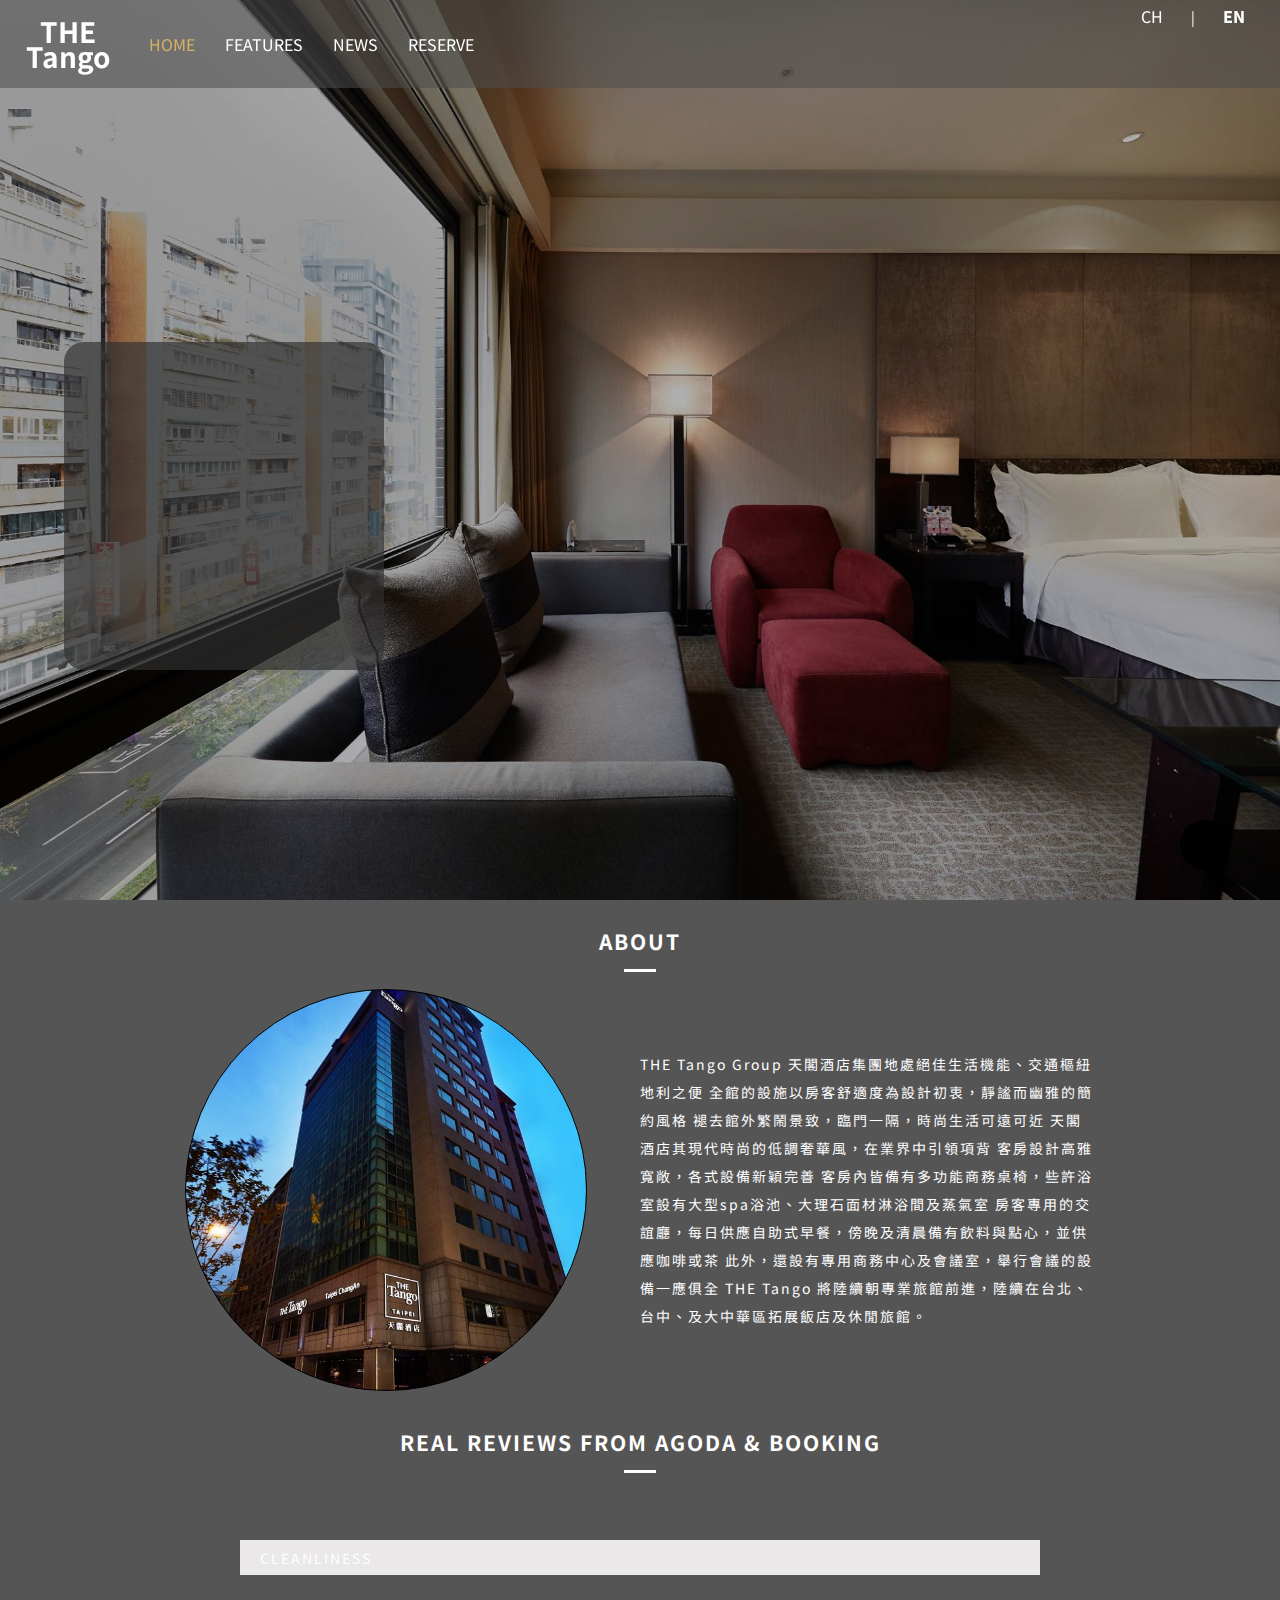
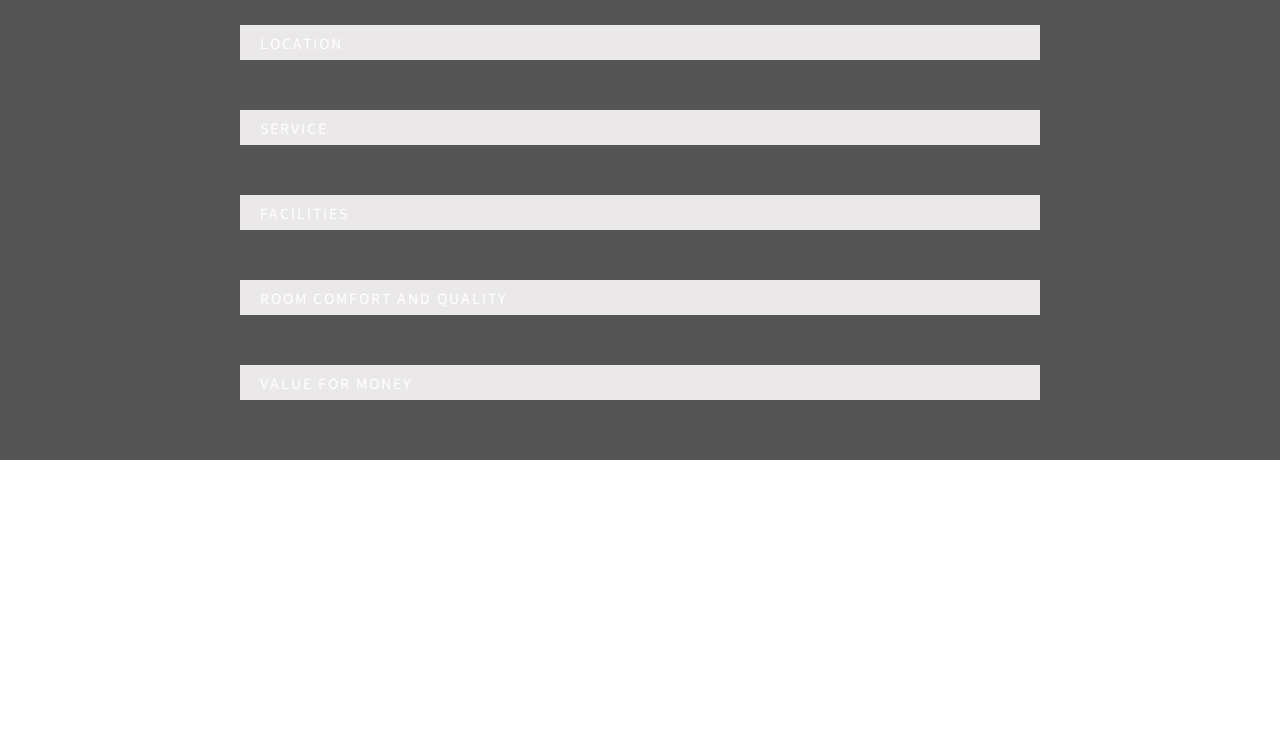
<file: index.html>
<!doctype html>
<html lang="en">

<head>
    <title>THE Tango</title>
    <!-- Required meta tags -->
    <meta charset="utf-8">
    <meta name="viewport" content="width=device-width, initial-scale=1, shrink-to-fit=no">
    <link rel="icon" type="image/png" href="img/favicon-32x32.png" sizes="32x32">
    <link rel="stylesheet" href="https://cdnjs.cloudflare.com/ajax/libs/animate.css/3.7.0/animate.min.css">
    <link rel="stylesheet" href="https://use.fontawesome.com/releases/v5.5.0/css/all.css" integrity="sha384-B4dIYHKNBt8Bc12p+WXckhzcICo0wtJAoU8YZTY5qE0Id1GSseTk6S+L3BlXeVIU"
        crossorigin="anonymous">
    <link rel="stylesheet" href="css/normalize.css">
    <link rel="stylesheet" href="css/main.css">
    <link href="theme/css/t-datepicker.min.css" rel="stylesheet" type="text/css">
    <link href="theme/css/themes/t-datepicker-blue.css" rel="stylesheet" type="text/css">
</head>
<style>
    .t-datepicker-days {
        width: 650px;
        left: 310px;
        top: -233px;
    }

    .t-check-out .t-datepicker-day {
        left: 109%;
    }

    .t-arrow-top {
        top: 43px;
        left: 514.2px;
    }

    @media (max-width:992px) {


        .t-datepicker-day {
            width: 300px;
            display: flex;
            flex-direction: column;
            top: 100px;
            left: 0px;
        }

        .t-check-out .t-datepicker-day {
            top: 107px;
            left: -152px;
        }
        .content .row .col-6{
            width: 100%;
            margin-bottom:50px;
        }

    }
</style>


<body>

    <div id="top"></div>

    <header>
        <div class="header  animated fadeInDown">
            <div id="logo" class="animated tada">
                <a href="index.html">
                    <h1>THE Tango</h1>
                </a>
            </div>

            <div id="nav">
                <ul class="animated bounceInDown">
                    <li><a class="active" href="index.html">home</a></li>
                    <li><a href="feature.html">features</a></li>
                    <li><a href="News.html">news</a></li>
                    <li><a href="resever.html">reserve</a></li>

                </ul>
            </div>
            <div class="other">
                <a href="https://www.facebook.com/tangohotels/"><i class="fab fa-facebook-square"></i></i></a>
                <a href="https://www.instagram.com/thetangohotels/"><i class="fab fa-instagram"></i></a>
                <div class="language">
                    <a href="#">CH</a>
                    <span class="line">|</span>
                    <a class="changeselect" href="#">EN</a>
                </div>
                <div class="menu1">
                    <i class="fas fa-bars"></i>
                </div>
            </div>
        </div>

    </header>
    <div class="slide_wrap">
        <div class="slide animated fadeIn">
            <img src="img/slide.jpg" alt="">
            <img src="img/slide2.jpg" alt="">
            <img src="img/slide6.jpg" alt="">
            <img src="img/slide4.jpg" alt="">
            <img src="img/slide3.jpg" alt="">
            <img src="img/slide5.jpg" alt="">
            <img src="img/slide1.jpg" alt="">
        </div>
    </div>


    <div class="booking animated fadeInLeft  ">
        <div class="selectform animated pulse ">
            <div class="select_name">
                <p>adult(s)</p>
                <p>children</p>
                <p>ROOM</p>
                <p>Branch</p>
            </div>
            <div class="select">
                <div class="number">
                    <select name="people" id="people">
                        <option value="1">1</option>
                        <option value="2">2</option>
                        <option value="3">3</option>
                        <option value="4">4</option>
                    </select>

                    <select name="children" id="children">
                        <option value="1">1</option>
                        <option value="2">2</option>
                        <option value="3">3</option>
                        <option value="4">4</option>
                    </select>

                    <select name="room" id="room">
                        <option value="12">1</option>
                        <option value="12">2</option>
                        <option value="34">3</option>
                        <option value="56">4</option>
                    </select>
                </div>
                <select name="Branch" id="Branch">
                    <option value="ALL">ALL</option>
                    <option value="ChungAn">ChungAn</option>
                    <option value="LinSen">LinSen</option>
                    <option value="FuXing">FuXing</option>
                    <option value="NanShi">NanShi</option>
                    <option value="XingYi">XingYi</option>
                    <option value="TaiChung">TaiChung</option>
                </select>
            </div>
            <div class="t-datepicker">
                <div class="t-check-in"></div>
                <div class="t-check-out"></div>
            </div>
            <div id="search"><a href="resever.html"><i class="fas fa-search"></i></a></div>
        </div>
    </div>

    <main>
        <div class="content">
            <div class="container">
                <div class="wrap_content">
                    <div class="title">
                        <h2>ABOUT</h2>
                        <hr class="white_hr">
                    </div>
                    <div class="row">
                        <div class="col-6 main_pic">
                            <div class="picture"></div>
                        </div>
                        <div class="col-6">
                            THE Tango Group 天閣酒店集團地處絕佳生活機能、交通樞紐地利之便
                            全館的設施以房客舒適度為設計初衷，靜謐而幽雅的簡約風格
                            褪去館外繁鬧景致，臨門一隔，時尚生活可遠可近

                            天閣酒店其現代時尚的低調奢華風，在業界中引領項背
                            客房設計高雅寬敞，各式設備新穎完善
                            客房內皆備有多功能商務桌椅，些許浴室設有大型spa浴池、大理石面材淋浴間及蒸氣室
                            房客專用的交誼廳，每日供應自助式早餐，傍晚及清晨備有飲料與點心，並供應咖啡或茶
                            此外，還設有專用商務中心及會議室，舉行會議的設備一應俱全


                            THE Tango 將陸續朝專業旅館前進，陸續在台北、台中、及大中華區拓展飯店及休閒旅館。
                        </div>
                    </div>

                    <div class="title">
                        <h2>Real reviews from AGODA & BOOKING</h2>
                        <hr class="white_hr">
                    </div>
                    <div class="row">
                        <div class="col-12">
                            <div class="progress-bar">
                                <div class="progress no1" style="width: 0;"><span class="barname">Cleanliness</span></div>
                                <div class="pin animated">92%</div>
                            </div>
                            <div class="progress-bar">
                                <div class="progress no2" style="width: 0%;"><span class="barname">Location</span></div>
                                <div class="pin animated">86%</div>
                            </div>
                            <div class="progress-bar">
                                <div class="progress no3" style="width: 0%;"><span class="barname">Service</span></div>
                                <div class="pin animated">93%</div>
                            </div>
                            <div class="progress-bar">
                                <div class="progress no4" style="width: 0%;"><span class="barname">Facilities</span></div>
                                <div class="pin animated">83%</div>
                            </div>
                            <div class="progress-bar">
                                <div class="progress no5" style="width: 0%;"><span class="barname">Room comfort and
                                        quality</span> </div>
                                <div class="pin animated">80%</div>
                            </div>
                            <div class="progress-bar">
                                <div class="progress no6" style="width: 0%;"><span class="barname">Value for money</span></div>
                                <div class="pin animated">85%</div>
                            </div>
                        </div>

                    </div>

                </div>
            </div>
        </div>
    </main>

    <footer>

        <div class="footer_warp">

            <div id="logo2">
                <img src="img/LOGO.jpg" alt="">
            </div>
            <div class="contact">
                <ul>
                    <li>
                        <p>CALL CENTER<br><span class="small">RESERVATION 9:00 -18:00 (MON–SAT)</span></p>
                    </li>

                    <li><a href="phone">TEL : (+886 2) 25235959</a></li>
                    <li><a href="phone">Fax : (+886 2) 25236777</a></li>
                    <li><a href="mailto">E-mail :TheTango@gmail.com</a></li>
                </ul>
            </div>
        </div>


        <div class="footer_copyright">
            <p>COPYRIGHT © 2018 THE Tango Group ALL RIGHTS RESERVED.</p>
        </div>
    </footer>


    <div class="top">
        <a href="#top" id="gotop"> <i class="fas fa-arrow-up"></i></a>
    </div>



    <!-- Optional JavaScript -->

    <script src="https://ajax.googleapis.com/ajax/libs/jquery/3.3.1/jquery.min.js"></script>
    <script src="theme/js/t-datepicker.min.js"></script>
    <script>
        $(".slide").each(function () {
            var slides = $(this).find("img"); //找到.slide裡面所有img
            var slidecount = $(slides).length; //計算.slide裡面有幾張
            var current = 0;  //目前是第0張
            slides.eq(current).animate({ opacity: 1 }, 0); //第0張的照片顯示
            setInterval(next, 5000); //每3.5秒執行一次next
            function next() {  //next的函式
                var next = (current + 1) % slidecount; //0~3一直跑
                slides.eq(current).animate({ opacity: 0 }, 2500); //目前的照片淡出
                slides.eq(next).animate({ opacity: 1 }, 2500);//下一張的照片淡入
                current = next; //目前的照片+1變下一張
            }
        });

        $("select").on("focus", function () {
            $(this).toggleClass("focus")
        })

        $("select").on("blur", function () {
            $(this).toggleClass("focus")
        })

        $(".language a").on("click", function () {
            $(this).addClass("changeselect")
            $(this).siblings().removeClass("changeselect")
        })

        $(document).ready(function () {
            // Call global the function
            $('.t-datepicker').tDatePicker({
                // options here
            });
        });



        $(window).on("scroll", function () {
            // var widthArray = [92,86,93,83,80,85]
            var scroll = $(window).scrollTop();
            if (scroll > 900) {
                console.log(scroll)
                $(".no1").css({ "width": ("90" + "%") })
                $(".no2").css({ "width": ("86" + "%") })
                $(".no3").css({ "width": ("93" + "%") })
                $(".no4").css({ "width": ("83" + "%") })
                $(".no5").css({ "width": ("80" + "%") })
                $(".no6").css({ "width": ("85" + "%") })
                $(".pin").css({ "opacity": "1" })
                $(".pin").addClass("rubberBand")
                $(".content .hidden,.content .container").css({ "opacity": "1" })
                $(".content .title").addClass("zoomIn")

            }
        })


        $(window).on(("scroll"), function () {
            var scroll = $(window).scrollTop();
            if (scroll > 1280) {
                $("footer").css({ "opacity": "1" })
            }
        })


        $("#gotop").on("click", function (e) {
            e.preventDefault()
            var target = $(this).attr("href")
            var offset = $(target).offset();
            console.log(offset)
            $("html,body").animate({ "scrollTop": offset.top })
        })

        $(".menu1").click(function () {
        $("ul").removeClass("bounceInDown")
        $("#nav").stop().fadeToggle();
      })

      var scroll = Array()
    var i = 0
    scroll[0] = 0
    $(window).on("scroll", function () {
        i++
        scroll[i] = $(this).scrollTop()
        if (scroll[i] > scroll[i - 1]) {
            $(".header").css("top","-88px")
        }else{
            $(".header").css("top","0px")
        }
    })
    </script>


</body>

</html>
</file>
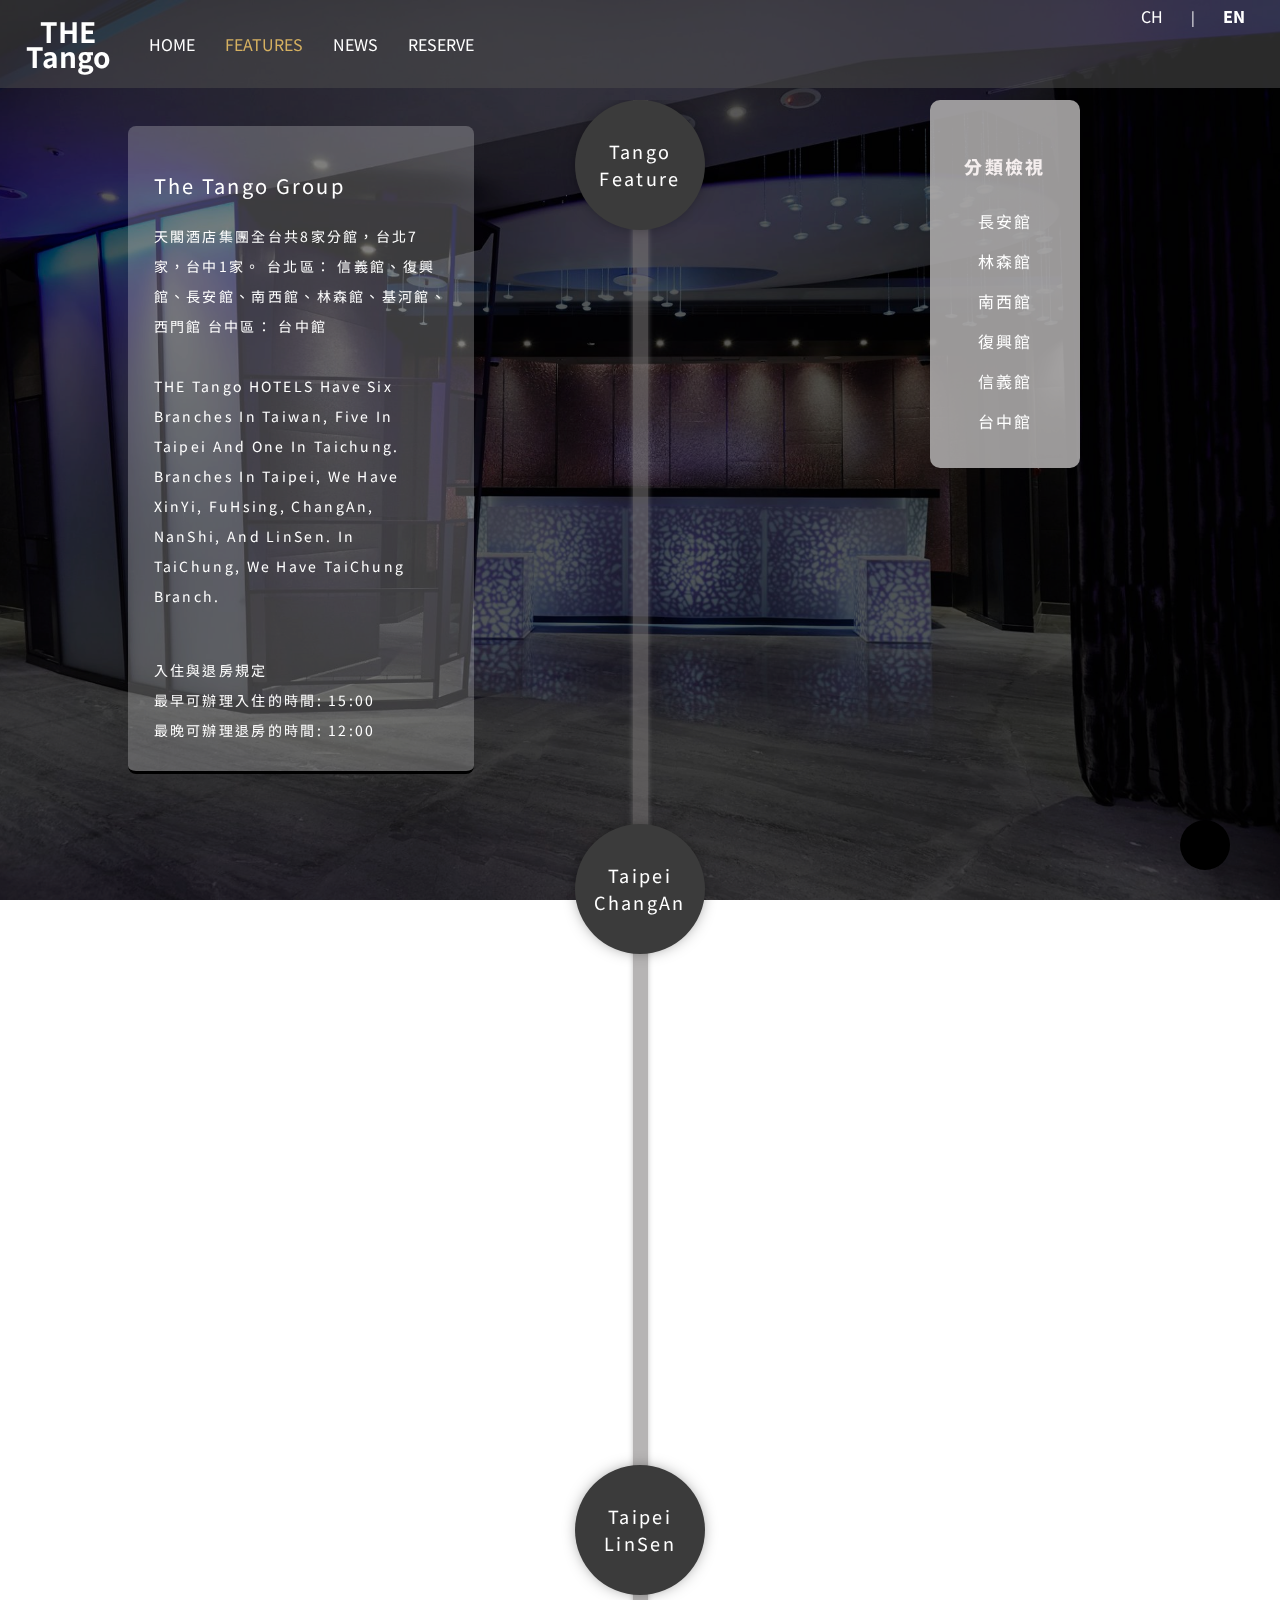
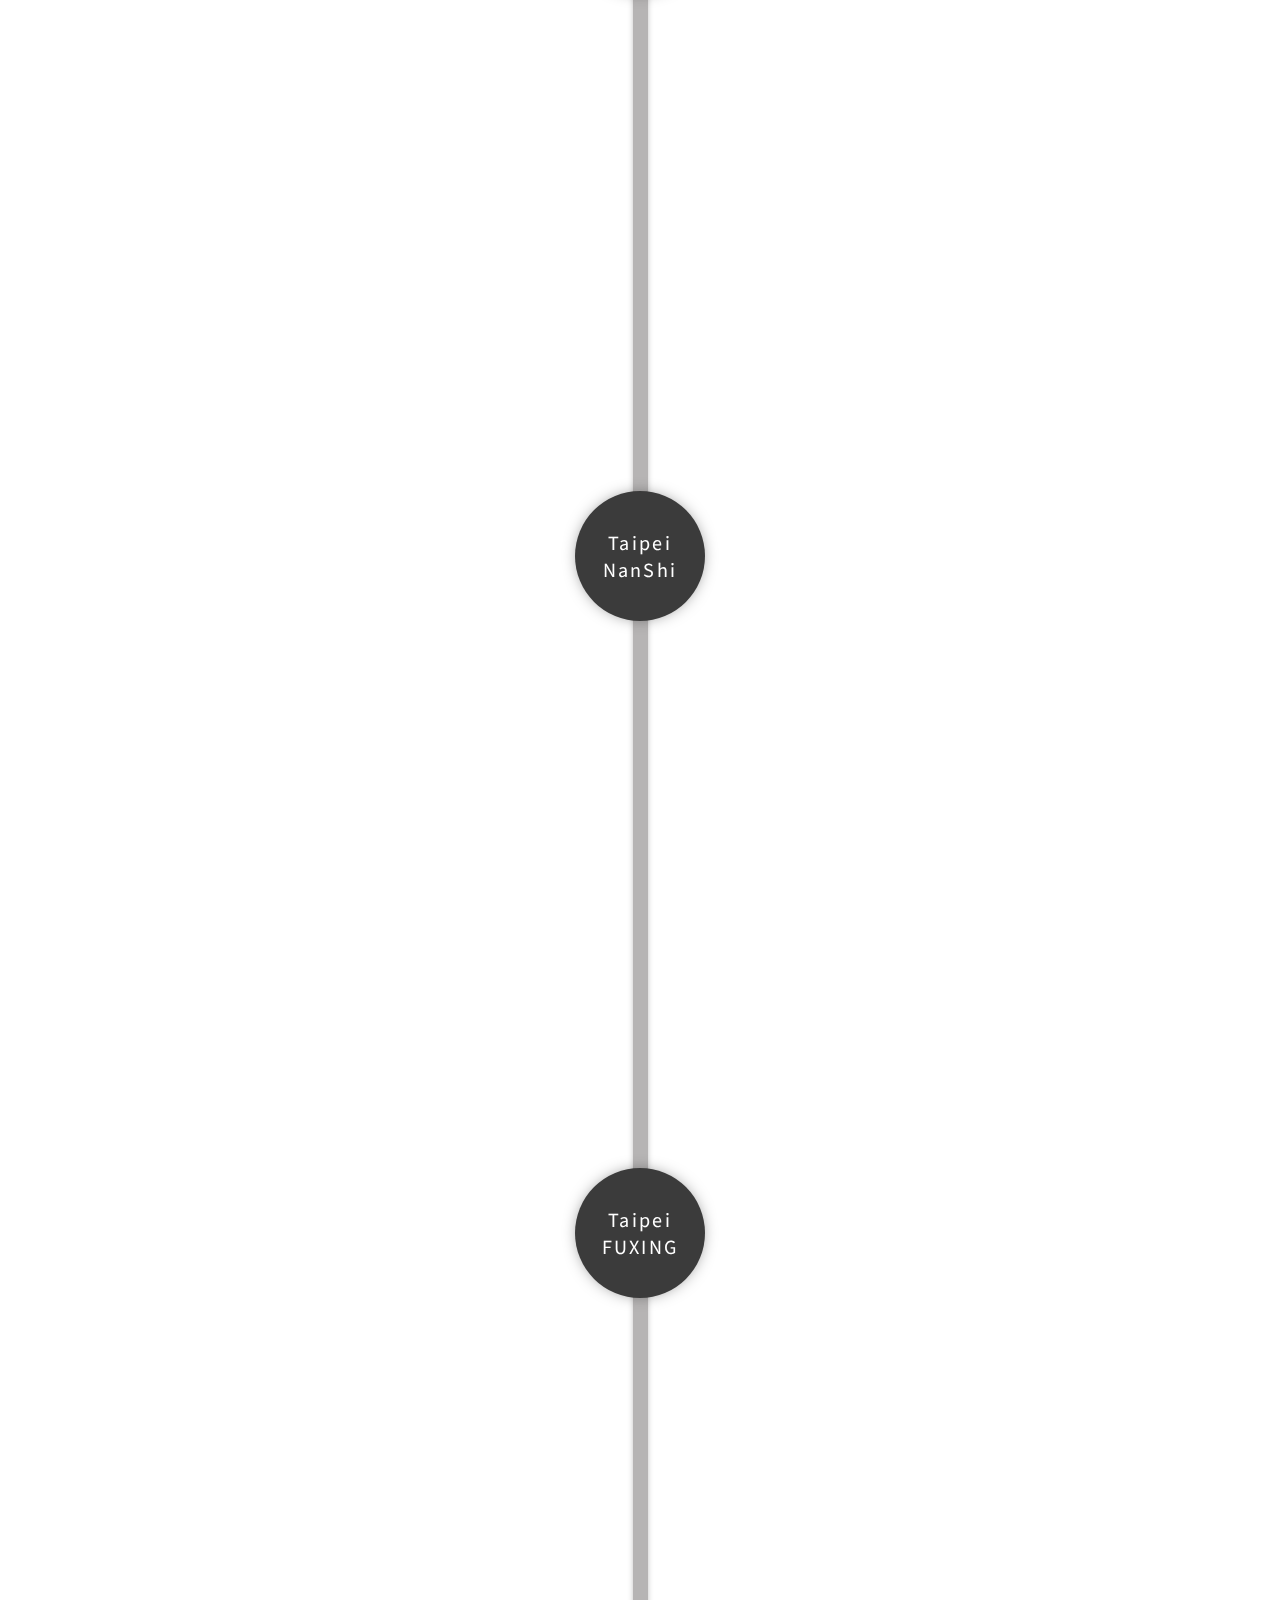
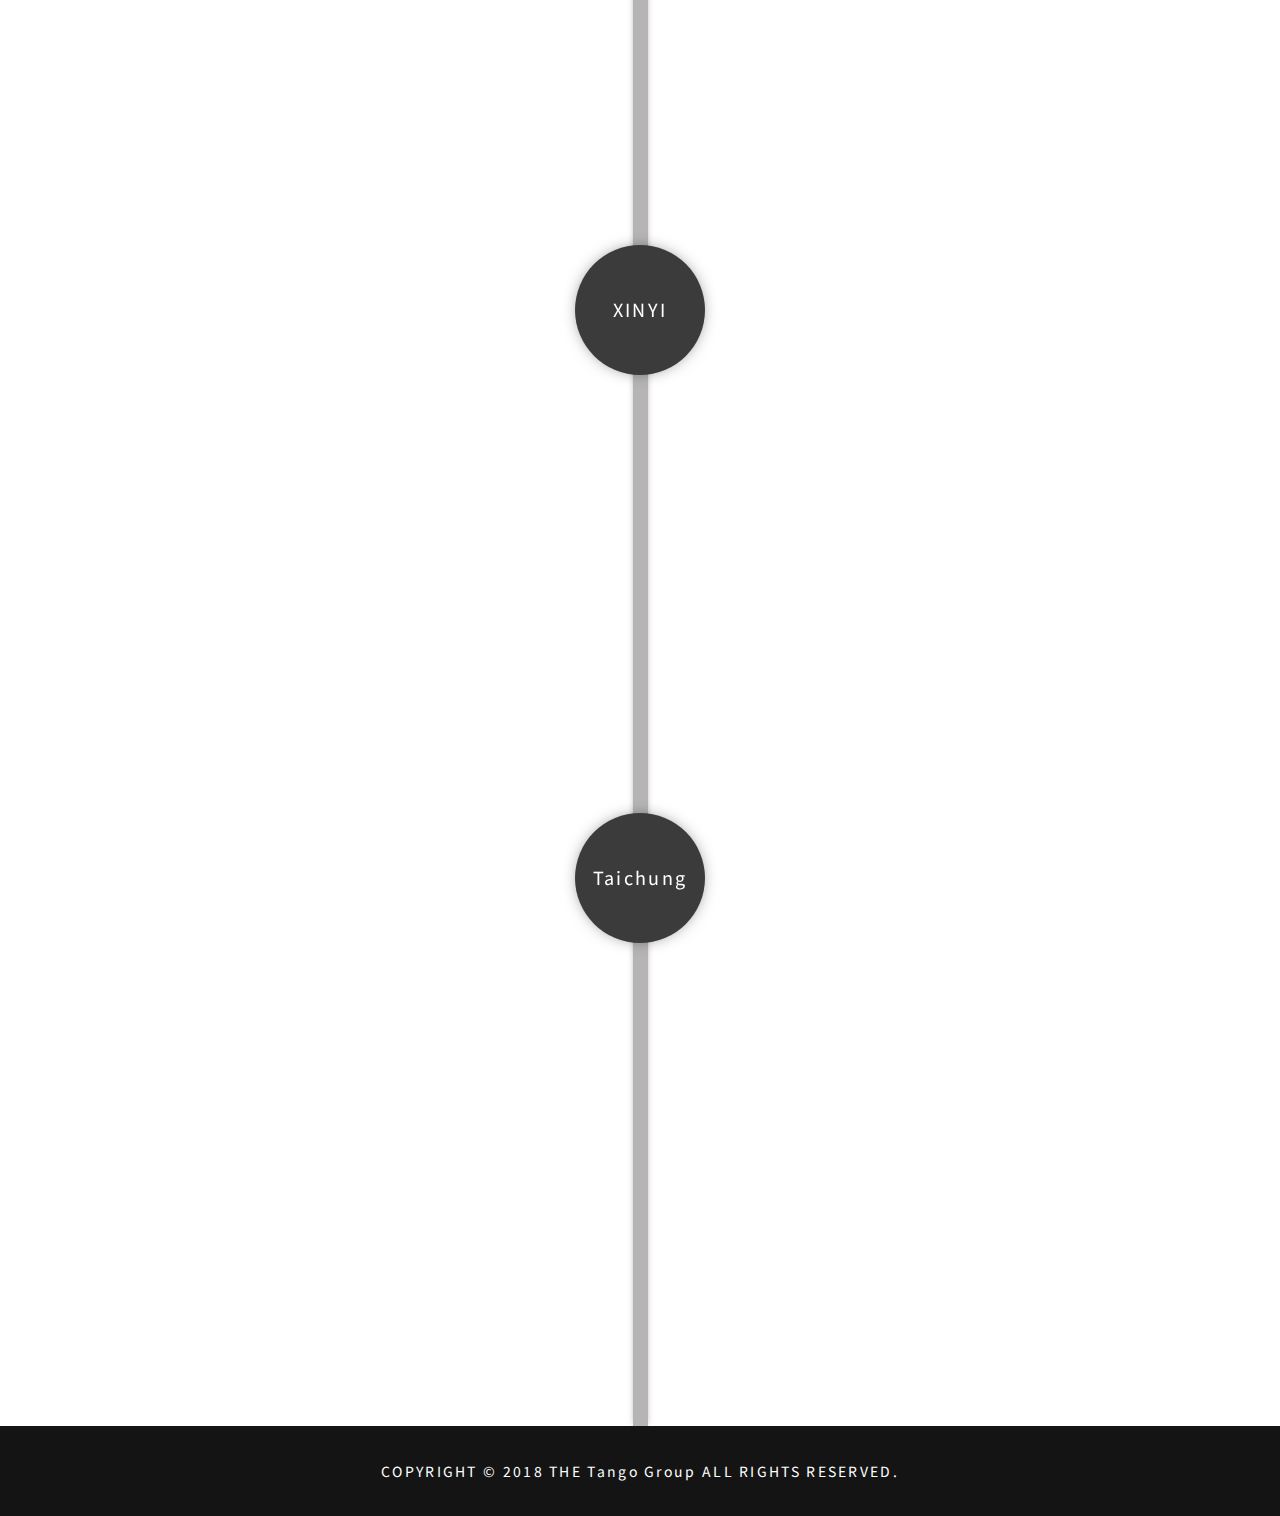
<file: feature.html>
<!DOCTYPE html>
<html>

<head>
  <title>THE Tango</title>
  <!-- Required meta tags -->
  <meta charset="utf-8">
  <meta name="viewport" content="width=device-width, initial-scale=1, shrink-to-fit=no">
  <link rel="stylesheet" href="https://cdnjs.cloudflare.com/ajax/libs/animate.css/3.7.0/animate.min.css">
  <link rel="stylesheet" href="https://use.fontawesome.com/releases/v5.5.0/css/all.css" integrity="sha384-B4dIYHKNBt8Bc12p+WXckhzcICo0wtJAoU8YZTY5qE0Id1GSseTk6S+L3BlXeVIU"
    crossorigin="anonymous">
  <link rel="stylesheet" href="css/normalize.css">

  <link href="https://www.jqueryscript.net/css/jquerysctipttop.css" rel="stylesheet" type="text/css">
  <link href="theme/css/t-datepicker.min.css" rel="stylesheet" type="text/css">
  <link href="theme/css/themes/t-datepicker-blue.css" rel="stylesheet" type="text/css">
  <link href="http://www.jqueryscript.net/css/jquerysctipttop.css" rel="stylesheet" type="text/css">
  <link rel="stylesheet" href="css/main.css">
</head>



<body>

  <header>

    <div class="container-fluid ">
      <div class="header  animated fadeInDown">
        <div id="logo" class="animated tada">
          <a href="index.html">
            <h1>THE Tango</h1>
          </a>
        </div>

        <div id="nav">
          <ul class="animated bounceInDown">
            <li><a href="index.html">home</a></li>
            <li><a class="active" href="feature.html">features</a></li>
            <li><a href="News.html">news</a></li>
            <li><a href="resever.html">reserve</a></li>

          </ul>
        </div>
        <div class="other">
          <a href="https://www.facebook.com/tangohotels/"><i class="fab fa-facebook-square"></i></i></a>
          <a href="https://www.instagram.com/thetangohotels/"><i class="fab fa-instagram"></i></a>
          <div class="language">
            <a href="#">CH</a>
            <span class="line">|</span>
            <a class="changeselect" href="#">EN</a>
          </div>
          <div class="menu1">
            <i class="fas fa-bars"></i>
          </div>
        </div>
      </div>
    </div>
  </header>

  <div class="slide_wrap fix">
    <div class="slide animated fadeIn fix">
      <img src="img/fix.jpg" alt="">
      <img src="img/fix2.jpg" alt="">
      <img src="img/fix3.jpg" alt="">
    </div>
  </div>

  <div id="top">
    <div class="timeline">

      <div class="fcatemenu fcatemenuClick">
        <i class="fas fa-angle-double-up menu2"></i>
        <ul>
          <li class="warm">分類檢視</li>
          <li><a href="#1">長安館</a></li>
          <li><a href="#2">林森館</a></li>
          <li><a href="#3">南西館</a></li>
          <li><a href="#7">復興館</a></li>
          <li><a href="#8">信義館</a></li>
          <li><a href="#9">台中館</a></li>
        </ul>
      </div>

      <div class="cntl"> <span class="cntl-bar cntl-center"> <span class="cntl-bar-fill"></span> </span>
        <div class="cntl-states">
          <div class="cntl-state">
            <div class="cntl-content">
              <h4>The Tango Group</h4>
              <p>天閣酒店集團全台共8家分館，台北7家，台中1家。
                台北區：
                信義館、復興館、長安館、南西館、林森館、基河館、西門館

                台中區：
                台中館
                <br>
                <br>

                THE Tango HOTELS have six branches in Taiwan, five in Taipei and one in Taichung.
                Branches in Taipei, we have XinYi, FuHsing, ChangAn, NanShi, and LinSen.

                In TaiChung, we have TaiChung branch. </p>

              <br>

              入住與退房規定
              <br>
              最早可辦理入住的時間: 15:00 <br>
              最晚可辦理退房的時間: 12:00
            </div>
            <div class="cntl-icon cntl-center">Tango<br>Feature</div>
            <!-- <div class="cntl-image"><img src="img/all2.jpg"></div> -->
          </div>

          <div class="cntl-state">
            <div class="cntl-content" id="1">
              <h4>台北長安館</h4>
              <div class="facilityicon">
                <i class="fas fa-wifi"></i> <i class="fas fa-coffee"></i> <i class="fas fa-plane-arrival"></i> <i class="fas fa-globe"></i>
                <i class="fas fa-train"></i><i class="fas fa-dumbbell"></i><i class="fas fa-concierge-bell"></i><i
                  class="fas fa-door-closed"></i><i class="fas fa-swimming-pool"></i><i class="fas fa-laptop"></i>

              </div>

              <p>佇立台北中山區以頂級優雅的姿態綻放，靠近中山捷運站以及善導市捷運站四通八達是旅人放鬆心情旅居的絕對所在，周邊商場及美食源源不絕，房內設施皆為日本原裝進口，讓您在旅遊中享受最頂級的設備。
                <br>
                <br>
              </p>
              <div class="infomation">
                <ul>
                  <li><a href="#"><i style="padding-left: 5px" class="fas fa-map-marker-alt"></i>台北市林森北路80號</a></li>
                  <li><a href="#"><i class="fas fa-phone"></i>+886 2-2531-7777</a></li>
                  <li><a href="#"><i class="fas fa-fax"></i>+886 2-2563-0055</a></li>
                </ul>
              </div>

            </div>
            <div class="cntl-image"><img src="img/changann.jpg"></div>
            <div class="cntl-icon cntl-center">Taipei<br>ChangAn</div>
          </div>
          <div class="cntl-state">
            <div class="cntl-content" id="2">
              <h4>台北林森館</h4>
              <div class="facilityicon">
                <i class="fas fa-wifi"></i> <i class="fas fa-coffee"></i> <i class="fas fa-plane-arrival"></i> <i class="fas fa-globe"></i>
                <i class="fas fa-train"></i><i class="fas fa-dumbbell"></i><i class="fas fa-concierge-bell"></i><i
                  class="fas fa-door-closed"></i><i class="fas fa-swimming-pool"></i><i class="fas fa-laptop"></i>

              </div>

              <p>佇立台北中山區以頂級優雅的姿態綻放，靠近中山捷運站以及善導市捷運站四通八達是旅人放鬆心情旅居的絕對所在，周邊商場及美食源源不絕，房內設施皆為日本原裝進口，讓您在旅遊中享受最頂級的設備。
                <br>
                <br>
              </p>
              <div class="infomation">
                <ul>
                  <li><a href="#"><i style="padding-left: 5px" class="fas fa-map-marker-alt"></i>台北市中山區中山北路一段83巷15號</a></li>
                  <li><a href="#"><i class="fas fa-phone"></i>+886 2-2531-7777</a></li>
                  <li><a href="#"><i class="fas fa-fax"></i>+886 2-2563-0055</a></li>
                </ul>
              </div>
            </div>
            <div class="cntl-image"><img src="img/linsen.png"></div>
            <div class="cntl-icon cntl-center">Taipei<br>LinSen</div>
          </div>

          <div class="cntl-state">
            <div class="cntl-content" id="3">
              <h4>台北南西館</h4>
              <div class="facilityicon">
                <i class="fas fa-wifi"></i> <i class="fas fa-coffee"></i> <i class="fas fa-plane-arrival"></i> <i class="fas fa-globe"></i>
                <i class="fas fa-train"></i><i class="fas fa-dumbbell"></i><i class="fas fa-concierge-bell"></i><i
                  class="fas fa-door-closed"></i><i class="fas fa-swimming-pool"></i><i class="fas fa-laptop"></i>

              </div>

              <p>佇立台北中山區以頂級優雅的姿態綻放，靠近中山捷運站以及善導市捷運站四通八達是旅人放鬆心情旅居的絕對所在，周邊商場及美食源源不絕，房內設施皆為日本原裝進口，讓您在旅遊中享受最頂級的設備。
                <br>
                <br>
              </p>
              <div class="infomation">
                <ul>
                  <li><a href="#"><i style="padding-left: 5px" class="fas fa-map-marker-alt"></i>台北市南京西路3號</a></li>
                  <li><a href="#"><i class="fas fa-phone"></i>+886 2-2531-7777</a></li>
                  <li><a href="#"><i class="fas fa-fax"></i>+886 2-2563-0055</a></li>
                </ul>
              </div>
            </div>
            <div class="cntl-image"><img src="img/nanshi.jpg"></div>
            <div class="cntl-icon cntl-center">Taipei<br>NanShi</div>
          </div>
          <div class="cntl-state">
            <div class="cntl-content" id="7">
              <h4>台北復興館</h4>
              <div class="facilityicon">
                <i class="fas fa-wifi"></i> <i class="fas fa-coffee"></i> <i class="fas fa-plane-arrival"></i> <i class="fas fa-globe"></i>
                <i class="fas fa-train"></i><i class="fas fa-dumbbell"></i><i class="fas fa-concierge-bell"></i><i
                  class="fas fa-door-closed"></i><i class="fas fa-swimming-pool"></i><i class="fas fa-laptop"></i>

              </div>

              <p>佇立台北中山區以頂級優雅的姿態綻放，靠近中山捷運站以及善導市捷運站四通八達是旅人放鬆心情旅居的絕對所在，周邊商場及美食源源不絕，房內設施皆為日本原裝進口，讓您在旅遊中享受最頂級的設備。
                <br>
                <br>
              </p>
              <div class="infomation">
                <ul>
                  <li><a href="#"><i style="padding-left: 5px" class="fas fa-map-marker-alt"></i>台北市復興北路147號</a></li>
                  <li><a href="#"><i class="fas fa-phone"></i>+886 2-2531-7777</a></li>
                  <li><a href="#"><i class="fas fa-fax"></i>+886 2-2563-0055</a></li>
                </ul>
              </div>
            </div>
            <div class="cntl-image"><img src="img/FUXINGprofile.jpg"></div>
            <div class="cntl-icon cntl-center">Taipei<br>FUXING</div>
          </div>


          <div class="cntl-state">
            <div class="cntl-content" id="8">
              <h4>台北信義館</h4>
              <div class="facilityicon">
                <i class="fas fa-wifi"></i> <i class="fas fa-coffee"></i> <i class="fas fa-plane-arrival"></i> <i class="fas fa-globe"></i>
                <i class="fas fa-train"></i><i class="fas fa-dumbbell"></i><i class="fas fa-concierge-bell"></i><i
                  class="fas fa-door-closed"></i><i class="fas fa-swimming-pool"></i><i class="fas fa-laptop"></i>

              </div>

              <p>佇立台北中山區以頂級優雅的姿態綻放，靠近中山捷運站以及善導市捷運站四通八達是旅人放鬆心情旅居的絕對所在，周邊商場及美食源源不絕，房內設施皆為日本原裝進口，讓您在旅遊中享受最頂級的設備。
                <br>
                <br>
              </p>
              <div class="infomation">
                <ul>
                  <li><a href="#"><i style="padding-left: 5px" class="fas fa-map-marker-alt"></i>台北市忠孝東路五段297號</a></li>
                  <li><a href="#"><i class="fas fa-phone"></i>+886 2-2531-7777</a></li>
                  <li><a href="#"><i class="fas fa-fax"></i>+886 2-2563-0055</a></li>
                </ul>
              </div>
            </div>
            <div class="cntl-image"><img src="img/xingyi2.jpg"></div>
            <div class="cntl-icon cntl-center">XINYI</div>
          </div>


          <div class="cntl-state">
            <div class="cntl-content" id="9">
              <h4>天閣台中館</h4>
              <div class="facilityicon">
                <i class="fas fa-wifi"></i> <i class="fas fa-coffee"></i> <i class="fas fa-plane-arrival"></i> <i class="fas fa-globe"></i>
                <i class="fas fa-train"></i><i class="fas fa-dumbbell"></i><i class="fas fa-concierge-bell"></i><i
                  class="fas fa-door-closed"></i><i class="fas fa-swimming-pool"></i><i class="fas fa-laptop"></i>

              </div>

              <p>佇立台北中山區以頂級優雅的姿態綻放，靠近中山捷運站以及善導市捷運站四通八達是旅人放鬆心情旅居的絕對所在，周邊商場及美食源源不絕，房內設施皆為日本原裝進口，讓您在旅遊中享受最頂級的設備。
                <br>
                <br>
              </p>
              <div class="infomation">
                <ul>
                  <li><a href="#"><i style="padding-left: 5px" class="fas fa-map-marker-alt"></i>台中市大墩路525號</a></li>
                  <li><a href="#"><i class="fas fa-phone"></i>+886 2-2531-7777</a></li>
                  <li><a href="#"><i class="fas fa-fax"></i>+886 2-2563-0055</a></li>
                </ul>
              </div>
            </div>
            <div class="cntl-image"><img src="img/taichung.jpg"></div>
            <div class="cntl-icon cntl-center">Taichung</div>
          </div>
        </div>
      </div>


      <div class="top">
        <a href="#top" id="gotop"> <i class="fas fa-arrow-up"></i></a>
      </div>

      <div class="footer_copyright">
        <p>COPYRIGHT © 2018 THE Tango Group ALL RIGHTS RESERVED.</p>
      </div>
    </div>
    <script src="https://ajax.googleapis.com/ajax/libs/jquery/3.3.1/jquery.min.js"></script>
    <script type="text/javascript" src="lib/jquery.cntl.js"></script>
    <script type="text/javascript">
      $(document).ready(function (e) {
        $('.cntl').cntl({
          revealbefore: 300,
          anim_class: 'cntl-animate',
          onreveal: function (e) {
            console.log(e);
          }
        });
      });
    </script>
    <script type="text/javascript">

      var _gaq = _gaq || [];
      _gaq.push(['_setAccount', 'UA-36251023-1']);
      _gaq.push(['_setDomainName', 'jqueryscript.net']);
      _gaq.push(['_trackPageview']);

      (function () {
        var ga = document.createElement('script'); ga.type = 'text/javascript'; ga.async = true;
        ga.src = ('https:' == document.location.protocol ? 'https://ssl' : 'http://www') + '.google-analytics.com/ga.js';
        var s = document.getElementsByTagName('script')[0]; s.parentNode.insertBefore(ga, s);
      })();

      $("#gotop").on("click", function (e) {
        e.preventDefault()
        var target = $(this).attr("href")
        var offset = $(target).offset();
        console.log(offset)
        $("html,body").animate({ "scrollTop": offset.top })
      })

      $(".menu2").on("click", function () {
        $(".fcatemenu").toggleClass("fcatemenuClick")
        $(".menu2").toggleClass("rotate")
      })


      $(".fcatemenu a").on("click", function (e) {
        e.preventDefault()
        var target = $(this).attr("href")
        console.log(target)
        var offset = $(target).offset();
        $("html,body").animate({ "scrollTop": offset.top })
      })


      $(".fix").each(function () {
        var slides = $(this).find("img"); //找到.slide裡面所有img
        var slidecount = $(slides).length; //計算.slide裡面有幾張
        var current = 0;  //目前是第0張
        slides.eq(current).animate({ opacity: 1 }, 0); //第0張的照片顯示
        setInterval(next, 5000); //每3.5秒執行一次next
        function next() {  //next的函式
          var next = (current + 1) % slidecount; //0~3一直跑
          slides.eq(current).animate({ opacity: 0 }, 2500); //目前的照片淡出
          slides.eq(next).animate({ opacity: 1 }, 2500);//下一張的照片淡入
          current = next; //目前的照片+1變下一張
        }
      });
      $(".menu1").click(function () {
        $("ul").removeClass("bounceInDown")
        $("#nav").stop().fadeToggle();
      })

      var scroll = Array()
    var i = 0
    scroll[0] = 0
    $(window).on("scroll", function () {
        i++
        scroll[i] = $(this).scrollTop()
        if (scroll[i] > scroll[i - 1]) {
            $(".header").css("top","-88px")
        }else{
            $(".header").css("top","0px")
        }
    })
    </script>
</body>

</html>
</file>
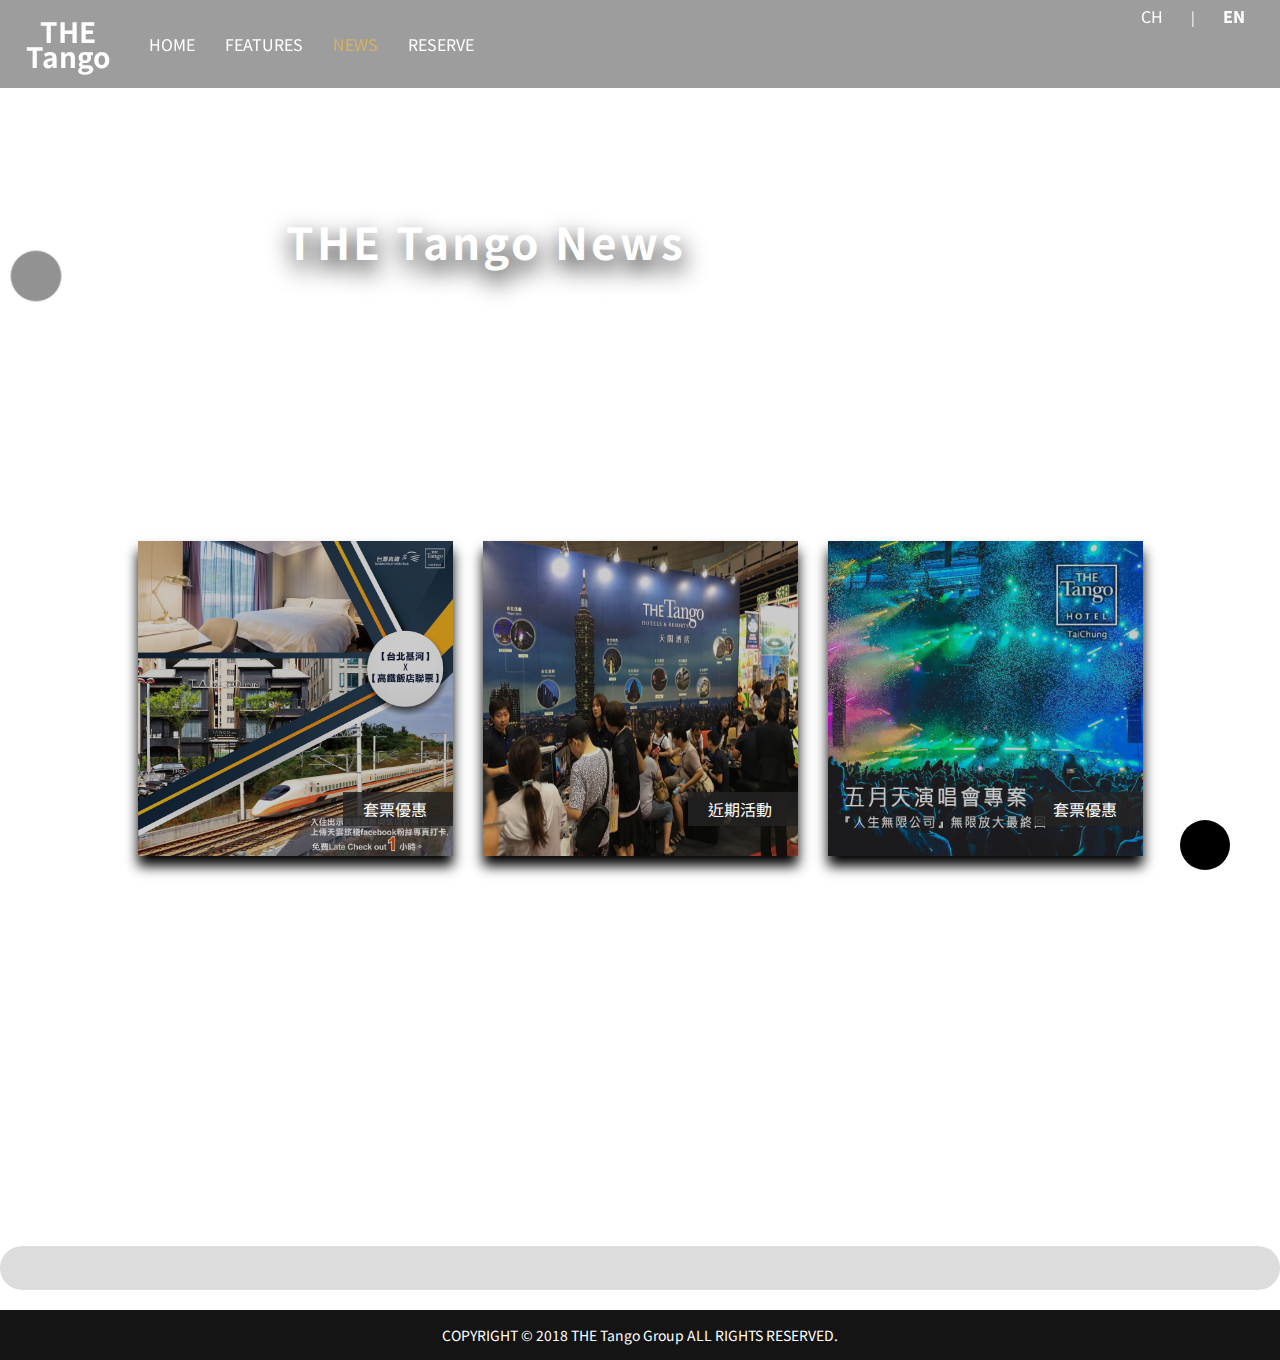
<file: News.html>
<!DOCTYPE html>
<html>

<head>
  <title>THE Tango</title>
  <!-- Required meta tags -->
  <meta charset="utf-8">
  <meta name="viewport" content="width=device-width, initial-scale=1, shrink-to-fit=no">
  <link rel="stylesheet" href="https://cdnjs.cloudflare.com/ajax/libs/animate.css/3.7.0/animate.min.css">
  <link rel="stylesheet" href="https://use.fontawesome.com/releases/v5.5.0/css/all.css" integrity="sha384-B4dIYHKNBt8Bc12p+WXckhzcICo0wtJAoU8YZTY5qE0Id1GSseTk6S+L3BlXeVIU"
    crossorigin="anonymous">
  <link rel="stylesheet" href="css/normalize.css">
  <link rel="stylesheet" href="css/main.css">
  <link rel="icon" type="image/png" href="img/favicon-32x32.png" sizes="32x32">
</head>
<body>

  <header>
    <div class="container-fluid ">
      <div class="header  animated fadeInDown">
        <div id="logo" class="animated tada">
          <a href="index.html">
            <h1>THE Tango</h1>
          </a>
        </div>

        <div id="nav">
          <ul class="animated bounceInDown">
            <li><a href="index.html">home</a></li>
            <li><a href="feature.html">features</a></li>
            <li><a class="active" href="News.html">news</a></li>
            <li><a href="resever.html">reserve</a></li>

          </ul>
        </div>
        <div class="other">
          <a href="https://www.facebook.com/tangohotels/"><i class="fab fa-facebook-square"></i></i></a>
          <a href="https://www.instagram.com/thetangohotels/"><i class="fab fa-instagram"></i></a>
          <div class="language">
            <a href="#">CH</a>
            <span class="line">|</span>
            <a class="changeselect" href="#">EN</a>
          </div>
          <div class="menu1">
            <i class="fas fa-bars"></i>
          </div>
        </div>
      </div>
    </div>
  </header>
  <div id="top"></div>
  <div class="tango_news">
    <div class="catemenu">
      <i class="fas fa-angle-double-down menu"></i>
      <ul>
        <li class="warm">分類檢視</li>
        <li><a href="#">最新消息</a></li>
        <li><a href="#">近期活動</a></li>
        <li><a href="#">套票優惠</a></li>
        <li><a href="#">住房優惠</a></li>
        <li><a href="#">招募訊息</a></li>
      </ul>
    </div>
    <div class="newstitlebg">

    </div>
    <div class="newstitle animated lightSpeedIn">
      <a href="news.html">
        <h1>THE Tango News</h1>
      </a>
    </div>

    <div class="container">
      <div class="news">
        <div class="row animated slideInUp">
          <div class="col-3">
            <a href="img/new12.jpg">
              <img class="small" src="img/new12.jpg">
              <div class="info">台北基河館高鐵聯合套票開賣</div>
              <div class="moreinfo">
                <p><span class="infotitle">高鐵聯合套票開賣</span><br>

                  3、4月 春風和煦暢快遊<br>

                  住宿+加購高鐵車票，車票享8折優惠之外，雙館都有延遲退房方案唷～ 🛌<br>

                  台北基河館，入住時出示高鐵票根與飯店合照+ 上傳至 Tango Inn 天雲旅棧 臉書官方粉絲團，即可享有延遲退房至13:00。<br>

                  在台中館住房，入住時出示高鐵票根與飯店合照+ 上傳至 The Tango TaiChung 天閣酒店 台中館 臉書官方粉絲團，可享有延遲退房至13:00。<br>
              </div>
              <div class="category">套票優惠 <i class="fas fa-long-arrow-alt-right enter"></i></div>
            </a>
          </div>
          <div class="col-3">
            <a href="img/new2.jpg">
              <img class="small" src="img/new2.jpg" alt="">
              <div class="info">高雄巨蛋旅展來勢洶洶天閣集團首次公開低調奢華房內設施</div>
              <div class="moreinfo">
                <p><span class="infotitle">高雄巨蛋旅展</span><br>
                  感謝粉絲們熱烈迴響，<br>
                  住宿招待券也都找到自己幸運的主人囉！<br>

                  高雄巨蛋旅展也完美落幕！<br>
                  預備備....準備訂房囉！<br>

                  期待能替您服務<br>
              </div>
              <div class="category">近期活動 <i class="fas fa-long-arrow-alt-right enter"></i></div>
            </a>
          </div>
          <div class="col-3">
            <a href="img/new3.jpg"> <img src="img/new3.jpg" alt="">
              <div class="info"> 五月天『人生無限公司』台中場，天閣台中館接駁專案。陪歌迷們2018嗨到2019 ！</div>
              <div class="moreinfo">
                <p><span class="infotitle">天閣台中館接駁專案</span><br>突然好想你，你會在哪裡.....🎤<br>

                  五月天迷們，來天閣台中館懷抱裡吧～～<br>
                  五月天『人生無限公司』台中場，天閣台中館接駁專案。陪歌迷們2018嗨到2019 ！<br>

                  免費接駁帶你去演唱會，暫時離開地球表面！無限加班嗨翻一整夜，再回天閣痛快補眠。<br>

                  專屬優惠 只在Tango~ 🎷<br>

                  台中館訂房 https://bit.ly/2S67ukp<br>
                  #TangoHotel #天閣台中 #台中跨年
                  #飯店接駁專案 #2018嗨到2019
                  #天閣帶你暫時離開地球表面</p>
              </div>
              <div class="category">套票優惠 <i class="fas fa-long-arrow-alt-right enter"></i></div>
            </a>
          </div>
        </div>

        <div class="row disable animated ">
          <div class="col-3">
            <a href="img/new15.jpg">
              <img src="img/new15.jpg" alt="">
              <div class="info">天閣酒店集團官網訂住房完成，贈evian水紀念瓶一罐</div>
              <div class="moreinfo">
                <p><span class="infotitle">台北信義館</span><br>

                  THE Tango Taipei XinYi 台北信義館<br>

                  專屬房客的24小時THE Lounge，咖啡、茶飲及限量甜點，每日報紙及當期雜誌，提供給世界各地不同時間而來的旅客。#享受你的天閣時刻 #天閣不僅懂你心還心連心 💞<br>

                  http://xy.tango-hotels.com/<br>
                  #TangoHotel #天閣酒店 #信義區飯店<br>
                  #附停車位 #TangoTime #TangoGetaway<br>
              </div>
              <div class="category">近期活動 <i class="fas fa-long-arrow-alt-right enter"></i></div>
            </a>
          </div>

          <div class="col-3">
            <a href="img/new12.jpg">
              <img src="img/new12.jpg" alt="">
              <div class="info">高雄巨蛋旅展來勢洶洶

              </div>
              <div class="moreinfo">
                <p><span class="infotitle">台北信義館</span><br>

                  THE Tango Taipei XinYi 台北信義館<br>

                  專屬房客的24小時THE Lounge，咖啡、茶飲及限量甜點，每日報紙及當期雜誌，提供給世界各地不同時間而來的旅客。#享受你的天閣時刻 #天閣不僅懂你心還心連心 💞<br>

                  http://xy.tango-hotels.com/<br>
                  #TangoHotel #天閣酒店 #信義區飯店<br>
                  #附停車位 #TangoTime #TangoGetaway<br>
              </div>
              <div class="category">近期活動 <i class="fas fa-long-arrow-alt-right enter"></i></div>
            </a>
          </div>

          <div class="col-3">
            <a href="img/new11.png">
              <img src="img/new11.png" alt="">
              <div class="info"> 天閣台中館接駁專案。陪歌迷們2018嗨到2019 ！</div>
              <div class="moreinfo">
                <p><span class="infotitle">台北信義館</span><br>

                  THE Tango Taipei XinYi 台北信義館<br>

                  專屬房客的24小時THE Lounge，咖啡、茶飲及限量甜點，每日報紙及當期雜誌，提供給世界各地不同時間而來的旅客。#享受你的天閣時刻 #天閣不僅懂你心還心連心 💞<br>

                  http://xy.tango-hotels.com/<br>
                  #TangoHotel #天閣酒店 #信義區飯店<br>
                  #附停車位 #TangoTime #TangoGetaway<br>
              </div>
              <div class="category">套票優惠 <i class="fas fa-long-arrow-alt-right enter"></i></div>
            </a>
          </div>


          <div class="col-3">
            <a href="img/new9.png">
              <img src="img/new9.png" alt="">
              <div class="info">Tango Group 招募新秀</div>
              <div class="moreinfo">
                <p><span class="infotitle">Tango Group 招募新秀</span><br>

                  Tango 海選巨星、評審團<br>
                  攤位：21號👈<br>
                  現場即可報名👫👭👬— 在板橋體育場。<br>

              </div>
              <div class="category">套票優惠 <i class="fas fa-long-arrow-alt-right enter"></i></div>
            </a>
          </div>
        </div>

        <div class="button">
          <i class="fas fa-plus"></i>
        </div>

        <div class="row  hidden">
          <div class="col-3">
            <a href="img/new10.jpg">
              <img src="img/new10.jpg" alt="">
              <div class="info">天閣酒店集團官網訂住房完成，贈evian水紀念瓶一罐</div>
              <div class="moreinfo">
                <p><span class="infotitle">台北信義館</span><br>

                  THE Tango Taipei XinYi 台北信義館<br>

                  專屬房客的24小時THE Lounge，咖啡、茶飲及限量甜點，每日報紙及當期雜誌，提供給世界各地不同時間而來的旅客。#享受你的天閣時刻 #天閣不僅懂你心還心連心 💞<br>

                  http://xy.tango-hotels.com/<br>
                  #TangoHotel #天閣酒店 #信義區飯店<br>
                  #附停車位 #TangoTime #TangoGetaway<br>
              </div>
              <div class="category">近期活動 <i class="fas fa-long-arrow-alt-right enter"></i></div>
            </a>
          </div>

          <div class="col-3">
            <a href="img/new11.png">
              <img src="img/new11.png" alt="">
              <div class="info">高雄巨蛋旅展來勢洶洶

              </div>
              <div class="moreinfo">
                <p><span class="infotitle">台北信義館</span><br>

                  THE Tango Taipei XinYi 台北信義館<br>

                  專屬房客的24小時THE Lounge，咖啡、茶飲及限量甜點，每日報紙及當期雜誌，提供給世界各地不同時間而來的旅客。#享受你的天閣時刻 #天閣不僅懂你心還心連心 💞<br>

                  http://xy.tango-hotels.com/<br>
                  #TangoHotel #天閣酒店 #信義區飯店<br>
                  #附停車位 #TangoTime #TangoGetaway<br>
              </div>
              <div class="category">近期活動 <i class="fas fa-long-arrow-alt-right enter"></i></div>
            </a>
          </div>

          <div class="col-3">
            <a href="img/new6.jpg">
              <img src="img/new6.jpg" alt="">
              <div class="info"> 天閣台中館接駁專案。陪歌迷們2018嗨到2019 ！</div>
              <div class="moreinfo">
                <p><span class="infotitle">台北信義館</span><br>

                  THE Tango Taipei XinYi 台北信義館<br>

                  專屬房客的24小時THE Lounge，咖啡、茶飲及限量甜點，每日報紙及當期雜誌，提供給世界各地不同時間而來的旅客。#享受你的天閣時刻 #天閣不僅懂你心還心連心 💞<br>

                  http://xy.tango-hotels.com/<br>
                  #TangoHotel #天閣酒店 #信義區飯店<br>
                  #附停車位 #TangoTime #TangoGetaway<br>
              </div>
              <div class="category">套票優惠 <i class="fas fa-long-arrow-alt-right enter"></i></div>
            </a>
          </div>

          <div class="col-3">
            <a href="img/new8.jpg">
              <img src="img/new8.jpg" alt="">
              <div class="info">Tango Group 招募新秀</div>
              <div class="moreinfo">
                <p><span class="infotitle">Tango Group 招募新秀</span><br>
                  Tango 海選巨星、評審團<br>
                  攤位：21號👈<br>
                  現場即可報名👫👭👬— 在板橋體育場。<br>

              </div>
              <div class="category">套票優惠 <i class="fas fa-long-arrow-alt-right enter"></i></div>
            </a>
          </div>
        </div>
      </div>
    </div>
  </div>
  <div class="modal_wrap">
    <div class="containerflex">
      <div class="modal">
      </div>
      <div class="area"></div>
    </div>




  </div>
  <div class="footer_copyright">
    <p>COPYRIGHT © 2018 THE Tango Group ALL RIGHTS RESERVED.</p>
  </div>
  <div class="top">
    <a href="#top" id="gotop"> <i class="fas fa-arrow-up"></i></a>
  </div>

  <script src="https://ajax.googleapis.com/ajax/libs/jquery/3.3.1/jquery.min.js"></script>
  <script>

    $("#gotop").on("click", function (e) {
      e.preventDefault()
      var target = $(this).attr("href")
      var offset = $(target).offset();
      console.log(offset)
      $("html,body").animate({ "scrollTop": offset.top })
    })





    $(".row a").on("click", function (e) {
      e.preventDefault()
      var url = $(this).attr("href");
      var image = $('<img>');

      image.attr("src", url);

      $(".modal").html(image)
      $(".modal_wrap").fadeIn(400);

      $(".modal_wrap").on("click", function () {
        $(this).fadeOut(400)
      });




      var gettext = $(this).children(".moreinfo").html()
      $(".area").html(gettext).text()



    })

    $(".menu").on("click", function () {
      $(".catemenu").toggleClass("catemenuClick")
      $(".menu").toggleClass("rotate")
    })

    $(".button").on("click", function () {
      $(this).remove()
      $(".hidden").slideDown(200).css("display", "flex")
      $("html,body").animate({ "scrollTop": 1500 }, 800)
    })

    $(".col-3 .info").hover(function () {
      console.log("sdijfsdifj")
      $(this).closest(".col-3").find("img").toggleClass("big")
    })

    $(window).on("scroll", function () {
      var scroll = $(window).scrollTop();
      if (scroll > 400) {
        $(".disable").css("opacity", "1").addClass("slideInUp")
      }

    })

    $(".menu1").click(function () {
        $("ul").removeClass("bounceInDown")
        $("#nav").stop().fadeToggle();
      })

      var scroll = Array()
    var i = 0
    scroll[0] = 0
    $(window).on("scroll", function () {
        i++
        scroll[i] = $(this).scrollTop()
        if (scroll[i] > scroll[i - 1]) {
            $(".header").css("top","-88px")
        }else{
            $(".header").css("top","0px")
        }
    })
  </script>

</body>

</html>
</file>
<file: css/main.css>
@import url(https://fonts.googleapis.com/css?family=Noto+Sans+TC);

a {
    text-decoration: none;
    color:#fff;
}

h2{
    margin:  0;
    padding-top: 20px ;
    color: rgb(3, 3, 3);
    text-align: center;
    text-transform: uppercase;
}

img {
    display: block;
    width: 100%;
    height: 100%;
}

ul {
	margin: 0px;
	padding: 10px;
}

li {
	list-style-type: none;
}

hr {
    width: 30px;
    height: 1px;
    background: rgb(63, 62, 62);
    border: 1px solid transparent;
}

.white_hr{
    width: 30px;
    height: 1px;
    background: rgb(255, 254, 254);
    border: 1px solid transparent;

}

body {
	font-family: 'Noto Sans TC', sans-serif;
	font-size: 14px;
    font-weight: 400;
    background:  #ffffff ;
}

.container {
	max-width: 1076px;
    margin: 0 auto;

}

.container-fluid{
    max-width: 100%;
    margin: 0 auto;
}


.row{
    display: flex;
    padding: 10px;
    margin-top:10px;
    justify-content: center;
    
}



.col-12{
    width: 100%;
    padding: 0 55px;
}

.top{
    display: flex;
    justify-content: center;
    align-items: center;
    background: black;
    width: 50px;
    height: 50px;
    border-radius: 50%;
    position: fixed;
    bottom: 30px;
    right:50px
}

@media (max-width:576px){
    .top{
        left: 25px;
    }

}

.menu1{
    
    cursor: pointer;
    color: white;
    padding: 20px;
}
/* ------------------animation` */

.tada{
    animation-delay: 1.6s;
}

.bounceInDown{
    animation-delay: .4s;
}

.pulse {
    animation-duration: 1s;
    animation-delay: 2.3s;
  }

  .roomIn{
    animation-duration: 1s;
    animation-delay: 2.3s;
  }

  .rubberBand{
    animation-duration: 1s;
    animation-delay: 2.7s;
  }

  .lightSpeedIn{
    animation-delay: 1s;
  }

  

/* header---------------- */

.header{
    display: flex;
    background:  rgba(77, 76, 76, 0.548);
    position: fixed;
    width: 100%;
    top: 0;
    z-index: 100;
    transition: .3s;
}



#logo{
    width: 112px;
    height: 88px;
    margin-left: 12px;
}

#logo h1 {
    line-height: 0.9;
    text-align: center;
    color: #fff;
}

#logo img{
    width: 100%;
    height: 100%;
}

#nav , .other{
    display: flex;
    align-items: center;
}





#nav ul{
    display: flex;
}

#nav a , .other a{
	padding: 15px 15px;
	color: #fff;
	text-decoration: none; 
    font-size: 16px;
    text-transform: uppercase;
    transition: .3s;
}
#nav .active{
    color: #d6b161;
}

#nav a:hover , .language a:hover{
    background: rgba(168, 168, 168, 0.623);

}



.other{
    position: absolute;
    right: 0;
    line-height: 2;
}


div .other a{
    font-size: 30px;
}

.language{
    margin:0 20px;
   
}

.header .other .language a{
    font-size: 16px;
    padding: 15px 15px;
    
}

.line{
    padding: 15px 10px;
    color: #fff;
}

.changeselect{
    font-weight: 800;
    color:darkgray;
}

@media (max-width:992px){
    #nav{
        display: none;
        position: fixed;  
        top: 226px;
        left: 0px;
       width: 100%;
    }

    #nav ul{
        background: #000000a6;
        width: 100%;
        height: 100%;
        position: relative;  /* 讓他以NAV為基準調整位置 */
        display: flex;
        flex-direction: column;
        top: 202%;
        text-align: center;
        transform: translate(0 , -50%);  /* 以自己本身做計算 */
    }

    #nav li {
        display:block; /*讓他垂直顯示 */
        line-height: 2;
        font-size: 2rem;/* 2倍顯示 */
    }
    
    


    .language {
        margin: 0px -15px;
    }

}

@media (min-width:992px){
    .menu1{
        display: none;

    }
}

@media screen and (min-width: 992px) {
    #nav {
          display: flex !important; /* 權重最高 */
    }
}

/* slide--------------- */


.slide {
    display: flex;
    justify-content: flex-end;
    width: 100%;
    height: 100vh;
    overflow: hidden;
    position: relative;
    
}

.slide_wrap{
  width: 100%;
}

.slide img {
    object-fit: cover;
    opacity: 0;
    width: 100%;
    height: 100%;
    position: absolute;
    animation: scale 10s linear infinite alternate  ;
    -webkit-filter:brightness(.7);
}

/* booking---------------- */

.booking{
    flex-wrap: wrap;
    position: absolute;
    left: 5%;
    top: 38%;
    background: rgba(48, 47, 47, 0.671);
    border-radius: 20px;
  
   
}

.selectform{
    display: flex;
    flex-wrap: wrap;
    margin: 10px;
    width: 300px;
   
}

.select_name{
    display: flex;
    flex-direction: column;
    justify-content: space-around;
}

.select{
    display: flex;
    flex-direction: column;
}

.select .number{

    width: 50px;

}

.selectform p {
   
    color: #fff;
    text-transform: uppercase;
    margin: 0 20px;
    animation: opacity 5s forwards;
    opacity: 0;
    
}


select {
    margin: 10px 0;
    opacity: 0;
    background: rgb(68, 67, 67);
    border: 1.6px solid rgb(255, 255, 255);
    border-radius: 30px;
    padding: 4px 20px;
    color: rgb(255, 255, 255);
    font-size: 14px;
    text-transform: uppercase;
    letter-spacing: 2px;
    text-align: left;
    animation: opacity 5s forwards;
    outline:none;
    -webkit-appearance: none;
    transition: .5s;
   
}

.booking .t-datepicker{
    opacity: 0;
    margin: 10px 0;
    background: rgb(68, 67, 67);
    border: 1.6px solid rgb(255, 255, 255);
    text-transform: uppercase;
    font-weight: 600;
    animation: opacity 5s forwards;
   
}

.t-day-check-in,.t-month-check-in,.t-year-check-in,.t-day-check-out,.t-month-check-out,.t-year-check-out,.t-date-check-in,.t-date-check-out{
    color: rgb(243, 240, 240);
}



 div #search {
    opacity: 0;
    background:transparent;
    font-size: 18px;
    margin-left: 10px;
    border: 1px solid transparent;
    color: #fff;
    animation: opacity 5s forwards;
    display: flex;
    align-items: center;
    width: 100%;
    justify-content: center;
   
  
}

/* ---------------news */

.container{
    max-width: 100%;
  }


.newstitlebg{
    position: relative;
    opacity: 0;
    height:506px;
    -webkit-filter:brightness(.4);
    animation: change 2s linear forwards;
    background: url(../img/room.jpg)  bottom center;
    width: 100%;
    margin: 0 auto;
    background-size: cover;
    background-attachment: fixed;
}

@keyframes change{
    to{ opacity: 1;}
}



.newstitle{
    position: absolute;
    top:20%;
    left: 38%;
    transform: translateX(-50%);
    color: #fff;
    letter-spacing: 3px;
    font-size: 22px;
    text-shadow:1px 10px 24px #000000;
    

}

.news .col-3{
    position: relative;
    margin: 15px 15px;
    width: 25%;
    box-shadow: 0px 10px 12px #000000;
    overflow: hidden;
}

.catemenu{
    position: fixed;
    top: 250px;
    left: 10px;
    width: 50px;
    height: 50px;
    border-radius: 50%;
    border:1px solid rgb(230, 220, 220);
    background: rgba(104, 103, 103, 0.719);
    transition: .6s;
    z-index: 100;
    text-align: center;
    font-size: 16px;
    overflow: hidden;
    
}
.button{
    cursor: pointer;
    text-align: center;
    border-radius: 30px;
    background: gainsboro;
    margin: 20px 0;
    
}
.hidden{
    display: none;
}

.rotate {
    transform: rotate(180deg)
}

.catemenu .menu{
    color: #fff;
    transition: .3s;
    
}

.catemenuClick{
    width: 150px;
    height: 300px;
    border-radius: 10px;
    
}

.catemenu li{
    padding: 5px 0;
    
}

.catemenu .warm{
    margin-bottom:15px;
    color: rgb(245, 239, 239);
    font-size: 18px;
    font-weight: 800;
}



.category{
    position: absolute;
    align-items: center;
    justify-content: center;
    display: flex;
    right:  0px;
    bottom: 30px;
    width: 100px;
    text-align: center;
    padding: 5px;
    background: rgba(36, 35, 35, 0.822);
    color:#fff;
    font-size: 16px;
}

.category i{
    font-size: 16px;
    padding: 0;
    padding-left: 5px;
}

.news .col-3 .info{
    opacity: 0;
    display: flex;
    align-items: center;
    position: absolute;
    text-align: center;
    top:0;
    left: 0;
    width: 100%;
    height: 100%;
    color: #fff;
    font-size: 18px;
    letter-spacing: 2px;
    line-height: 30px;
    font-weight: 800;
    border:10px solid transparent;
    background: rgba(150, 148, 148, 0.76);
    box-sizing: border-box;
    padding: 0 20px;
    transition: .4s linear;
    cursor: pointer;
}

.row .col-3 img{
    -webkit-filter:brightness(.8);
    transition: 1.5s;
}

.news .col-3 .info:hover{
    opacity: 1;
}

.big{
    transform: scale(1.2);
}

.disable{
    opacity: 0;
    transition: 1s;
}


.modal_wrap{
    display: none;
    position: fixed;
    top:0;
    left:0; 
    width: 100%;
    height: 100%;
    margin: 0 auto;
    background: rgba(78, 78, 78, 0.589);
    cursor: pointer;
  }
  .modal{
    width: 600px;
    height: 500px;
  }

  .modal img{
    width: 100%;
  }

  .area{
    display: flex;
    align-items: center;
    justify-content: center;
    width: 500px;
    height: 500px;
    background: rgba(10, 10, 10, 0.856);
    color: #fff;
    font-size: 18px;
    padding: 0 20px;
  }
  
  .infotitle{
    font-size: 24px;
    color: lightskyblue;
    display: flex;
    justify-content: center;
  }

  .containerflex{
    display: flex;
    justify-content: center;
    align-items: center;
    height: 100vh;
  }
  .moreinfo{
    display: none;
  }

  .enter{
    font-size: 12px;
    padding: 5px;
    position: relative;
    left: -2px;
  }

  a:hover .enter{
    animation: move 0.6s infinite linear;
  }

  @media (max-width:992px){
    .containerflex{
        flex-direction: column;
    }

    .modal {
        max-width: 370px;
    height: 300px;
    }

    .area {
        max-width: 330px;
    height: 300px;
    font-size: 13px;
    }
    .news .col-3 {
        width: 60%;
    }
    .row{
        flex-direction: column;
        align-items: center;
    }
    .main_pic{
        display: flex;
        justify-content: center;
        
    }
    .content .picture{
        width: 200px;
        height: 200px !important;
    }
    .language{
        display: none;
    }

}

  @keyframes move {
    to {left:9px}
  }

 


/* content---------------- */



.content .container{
   background:rgba(53, 52, 52, 0.836);
   
} 

.wrap_content{
    margin: 0 auto;
    max-width: 1000px;
}

.content .hidden{
    opacity: 0;
}
.content .title h2{
    padding-top: 20px ;
    color: #fff;
}

.content {

    margin-top:0;
    background: url(../img/fontdesk2.jpg);
    background-attachment: fixed;
    background-size: cover;
    color: #fff;
    letter-spacing: 2px;
    line-height: 2;
    /* -webkit-filter:brightness(.7); */
    
}



.content .row{
    align-items: center;
    margin: 0 35px;
}



.col-6{
    width: 50%;
}



.content .picture{
    max-width: 400px;
    height:400px;
    border: 1px solid black;
    border-radius: 50%;
    background: url(../img/changann.jpg) no-repeat center center;
    background-size: cover;
    
}
@media (max-width:992px){
   footer{opacity: 1;}
}


.progress-bar{
    
    position: relative;
    width: 100%;
    height: 35px;
	background: #eae8e8;
	margin:50px 0;
}

.progress-bar>div{
	display: inline-block;
}

.progress-bar .progress{
	background: rgb(50, 152, 219);
	height: 35px;
	color: white;
    text-transform: uppercase;
    transition: 2s ease-out;
	
	
	
}
.barname{
    position: absolute;
    top:12%;
    left: 20px;
    font-size: 14px;
}

.pin{
    box-shadow: 4px -4px 0px #000000;
	position: relative;
    top: -35px;
	left: -30px;
	background: rgb(244, 246, 247);
	color: black;
	padding: 5px;
	border-radius: 15px;
    font-size: 12px;
    opacity: 0;
    transition: 1s;
    transition-delay: 2s;
}

/* 三角形語法 */


.pin:after {
	top: 100%;
	left: 50%;
	border: solid transparent;
	content: " ";
	height: 0;
	width: 0;
	position: absolute;
	pointer-events: none;
	border-top-color: rgb(244, 246, 247);
	border-width: 4px;
	margin-left: -4px;
}

@media (max-width:992px){
    .progress-bar .pin{
        display: none;
    }
}




/* footer-------- */
footer{
   
    background: black;
    opacity: 0;
    transition: 1.5s;

}

footer .title h2{
    color: #fff;
    padding-top: 20px ;
    text-transform: uppercase;
}

footer .title hr{
    background: #fff;
    
}

footer .footer_warp{
    display: flex;
   max-width: 992px;
    margin: 0 auto 0 auto;;
    
}

#logo2,#logo3,#logo4,#logo5{
    margin: 0 20px;
    line-height: 40px;
    text-align: center;
    color: rgb(255, 255, 255);
    width: 100px;
    height: 100px;
    display: flex;
    align-self: center;
    text-shadow:8px -5px 12px #696b2e;;
}

.logogroup{
    display: flex;
}

.tango_group{
    margin: 30px 0px 0px 30px;
}
.tango_group p{
    text-align: center;
    font: 36px;
    color: #fff;
    font-size: 18px;
    font-weight: 500;
}

footer .contact{
    display: flex;
    align-self: center;
}

footer .contact ul{
    margin-top : 30px;
}

footer .contact li{
    padding: 10px 30px ;
}




footer .contact li:first-child p{
    color: #fff;
    font-size: 18px;
    margin: 0;
    font-weight: 500;
}

footer .contact li p .small{
    font-size: 14px;
    color: rgb(175, 177, 179);
}

.footer_copyright{
    text-align: center;
    background: #141414;
    color: #fff;
    padding: 15px  0;
}

.footer_copyright p{
    margin: 0;
}

@keyframes scale{
    to{transform: scale(1.2)};
}

@keyframes width{
    to{width: 96%};
}

@keyframes opacity{
    to{opacity:1  };
}

.focus{
    border-radius: 0px ; 
    border: 1.6px solid rgb(119, 143, 209);
    background: rgb(255, 255, 255);
    color: black;
}




/* -------------------------------------------------------------------------about */
.fix{
    position: fixed;
    z-index: -100;
    -webkit-filter:brightness(.7);

}


.timeline{
    padding-top:100px;
    background: transparent;
    color: #fff;
    line-height: 30px;
    letter-spacing: 2.3px;
    font-size: 14px;
}

.timeline .footer_copyright{
    padding:30px;
    font-size: 14px;
}

.facilityicon{
    
    display: flex;
    justify-content: flex-start;
    flex-wrap: wrap;
}

.fas{
    font-size: 30px;
    padding: 10px 10px;

}



.fcatemenu{
    cursor: pointer;
    position: fixed;
    top: 100px;
    right: 200px;
    width: 150px;
    height: 50px;
    border-radius: 5%;
    background: rgba(173, 171, 171, 0.89);
    transition: 1s;
    z-index: 100;
    text-align: center;
    font-size: 16px;
    overflow: hidden;
    
}

@media (max-width:992px){
    .fcatemenu{
        top: 88px;
        left: 0px;
        width: 50px;
       height: 50px;
      border-radius: 50%;
        background: rgba(173, 171, 171, 0.904);
    }
}

.fcatemenuClick{
    width: 150px;
    height: 368px;
    border-radius: 10px;    
}

.fcatemenu li{
    padding: 5px 0;
    
}

.fcatemenu .warm{
    margin-bottom:15px;
    color: rgb(245, 239, 239);
    font-size: 18px;
    font-weight: 800;
}

.infomation{
    display: flex;
    flex-direction: column;
    font-weight: 600;
}

.infomation .fas{
    padding-right: 30px;
    padding-left: 0;
}

.infomation li a{
    display: flex;
    align-items: center;
    font-size: 14px;
    color:rgb(255, 255, 255);
    justify-content: flex-start;
}

.infomation li a:hover{
   transform: scale(1.1);
}

.cntl {
	position: relative;
	width: 100%;
	overflow: hidden;
}

.cntl-center {
	left:0;
    right:0;
    margin-left:auto;
    margin-right:auto;
}

.cntl-bar {
	position: absolute;
	width: 15px;
	top: 0;
	bottom: 0;
	background-color: rgba(124, 121, 121, 0.562);
	box-shadow: 0px 0px 7px -2px rgb(148, 146, 146);
}


.cntl-bar-fill {
	background-color: rgba(12, 12, 12, 0.74);
	position: absolute;
	left:0;
	right:0;
	top:35px;
	height:0;

}

.cntl-state {
	position: relative;
	width:100%;
	min-height: 200px;
    margin-bottom: 50px;
    text-transform: capitalize;
}

.cntl-state::after {
	display:block;
	content: ' ';
	clear:both;
}

.cntl-icon {
    display: flex;
    justify-content: center;
    align-items: center;
	border-radius: 50%;
	width: 130px;
	height: 130px;
	background-color: rgb(59, 59, 59);
	box-shadow: 0px 0px 19px -9px #000;
	position: absolute;
	top: 0px;
	text-align: center;
	line-height: 27px;
    font-size: 18px;
	color: #fff;
}

.cntl-icon:first-child{
    top:0;
}

.cntl-content {
	width: 23%;
	padding: 2%;
	background-color: rgba(238, 238, 238, 0.25);
	border-radius: 8px;
	border-bottom: solid 3px rgb(0, 0, 0);
	float:left;
	opacity:0;
	position:relative;
    margin-left:-40%;
    margin-top: 2%;
	
}

.cntl-state:nth-child(2n+2) .cntl-content {
	float:right;
    margin-right:-40%;
    margin-top: 2%;
}

.cntl-image {
	opacity:0;
	width: 30%;
    padding: 2%;
    margin-left: 10%;
    
}

.cntl-state:nth-child(2n+1) .cntl-image {
    float:right;
    margin-right: 6%;
}

.cntl-image img {
    width:100%;
    box-shadow: 0px 0px 19px -9px #000;
}

.cntl-content h4 {
	font-size:20px;
	font-weight: normal;
    margin: 20px 0;
}




/*
animations
*/
.cntl-bar-fill,.cntl-content,.cntl-image {
	-webkit-transition: all 900ms ease;
	-moz-transition: all 900ms ease;
	-o-transition: all 900ms ease;
	-ms-transition: all 900ms ease;
	transition: all 900ms ease;
}

.cntl-state:nth-child(2n+2).cntl-animate .cntl-content {
	margin-right:10%;
}

.cntl-animate .cntl-content {
	opacity:1;
    margin-left:10%;
    margin-top: 2%;
}

.cntl-animate .cntl-image {
	opacity:1;
}




/* mobile support */

@media (max-width: 600px) {

	.cntl-bar {
		left:auto;
		right: 37px;
	}

	.cntl-content {
		width:80%;
		float:none;
	}
	.cntl-state:nth-child(2n+2) .cntl-content {
		margin-right:0%;
		float:none;
	}

	.cntl-image {
		width:80%;
	}

	.cntl-state:nth-child(2n+1) .cntl-image {
		float:none;
	}

	.animate .cntl-content {
        margin-left: 2%;
	}

	.cntl-icon {
        top: -43px;
		left: auto;
		right: 0;
	}

}
</file>
<file: theme/css/themes/t-datepicker-blue.css>
.t-check-in,.t-check-out{border-color:#ededed}.t-check-in{border-right-color:#e8e8e8}.t-date-title{color:#e91e63}.t-special-day:before{border-color:#e91e63 #e91e63 transparent transparent}.t-datepicker-day{border-color:#ededed;background:#fff}.t-day,.t-disabled,.t-end,.t-range,.t-start{background:#fafafa;border-color:#fff}.t-disabled{background:0 0}.t-highlighted{color:#59caf5}.t-highlighted.t-disabled{background:#fafafa}.t-end,.t-end-limit,.t-start{color:#fff;background:#11b3f1}.t-range,.t-range-limit{color:#59caf5}.t-range{background:#e9f8fe}.t-range-limit{background:#d1f0fc}.t-range-limit.t-end,.t-range-limit.t-start{color:#fff;background:#89d9f8}.t-check-in .t-end,.t-check-out .t-start,.t-check-out tr~.t-end{color:#fff;background:#11b3f1}.t-hover-day,.t-hover-day-content,.t-hover-day:hover{color:#fff;background:#59caf5}.t-hover-day::after{border-color:#59caf5 transparent transparent}.t-today,.t-today .t-hover-day-content{background:#aeaeae}.t-today::after{border-top-color:#aeaeae}.t-today:hover,.t-today:hover .t-hover-day-content{background:#59caf5}.t-today:hover::after{border-top-color:#59caf5}.t-end.t-today,.t-start.t-today{color:#fff}.t-end.t-today,.t-end.t-today .t-hover-day-content,.t-start.t-today,.t-start.t-today .t-hover-day-content{background:#11b3f1}.t-end.t-today::after,.t-start.t-today::after{border-top-color:#11b3f1}
</file>
<file: theme/css/t-datepicker.min.css>
.t-check-in,.t-check-out,.t-datepicker{display:inline-block;position:relative;float:left}.t-datepicker{clear:both;width:300px;font-size:14px;line-height:1.4em;height: 40px;}.t-check-in,.t-check-out{border-width:0px;border-style:solid;width:50%;box-sizing:border-box}.t-check-in .t-date-info-title,.t-check-out .t-date-info-title{position:absolute;top:12px;left:33px;display:block;font-weight:400;opacity:.5;font-size:13px;cursor:pointer}.t-check-in .fa,.t-check-out .fa{top:-1px;position:relative}.t-check-in{border-right-width:1px;border-radius:4px 0 0 4px}.t-picker-only{border-radius:4px;width:100%}.t-check-out{border-left-width:0;border-radius:0 4px 4px 0}.t-check-out .t-datepicker-day{left:-100%}.t-arrow-top{top:32px;z-index:9999}.t-arrow-top,.t-arrow-top::after{border-width:10px;border-style:solid;border-color:transparent transparent #ddd;display:inline-block;position:absolute}.t-arrow-top::after{top:-9px;left:-10px;content:'';border-width:10px;border-bottom-color:#fff}.t-dates{padding:10px 15px;height:38px;box-sizing:border-box}.t-datepicker-day{border-width:1px;border-style:solid;top:51px;overflow:hidden;position:absolute;z-index:9998;padding:10px 0;border-radius:4px;box-shadow:0 7px 15px rgba(0,0,0,.25)}.t-table-wrap{width:100%;padding:0 10px;font-size:inherit;display:inline-block;vertical-align:top}.t-datepicker-days{width:650px}.t-datepicker-days .t-table-wrap{padding:0;width:47%;margin-left:2%}@media (max-width:480px){.t-datepicker-days{width:300px}.t-datepicker-days .t-table-wrap{margin-left:0;width:100%;padding:0 10px}}@media (max-width:320px){.t-datepicker-days{width:290px}.t-datepicker-days .t-table-wrap{padding:0 5px}}.t-table-condensed{width:100%;border-spacing:0;border-collapse:collapse;vertical-align:top}.t-next,.t-prev,.t-table-condensed td,.t-table-condensed th{text-align:center;padding:10px}.t-date-title{clear:both;width:100%;text-align:center;display:inline-block;margin:0;padding:15px 0 10px}.t-day,.t-disabled,.t-end,.t-range,.t-start{border-width:2px;border-style:solid}.t-arrow{border:none}.t-hover-day::after,.t-special-day:before{content:'';border-style:solid}.t-arrow,.t-dates,.t-day,.t-end,.t-end-limit,.t-range,.t-start{cursor:pointer}.t-special-day{position:relative}.t-special-day:before{height:3px;width:3px;top:0;right:0;position:absolute;display:block;border-width:3px;-webkit-box-sizing:content-box;-moz-box-sizing:content-box;box-sizing:content-box}.t-hover-day{position:relative}.t-hover-day-content{top:-30px;width:70px;right:calc(50% - 35px);position:absolute;font-size:12px;font-weight:700;padding:3px 5px;border-radius:4px;z-index:9999}.t-hover-day::after{position:absolute;top:-8px;right:calc(50% - 7px);border-width:7px}.t-today .t-hover-day-content{z-index:9998}.t-check-in .t-end-limit,.t-disabled{opacity:.25;cursor:auto}
</file>
